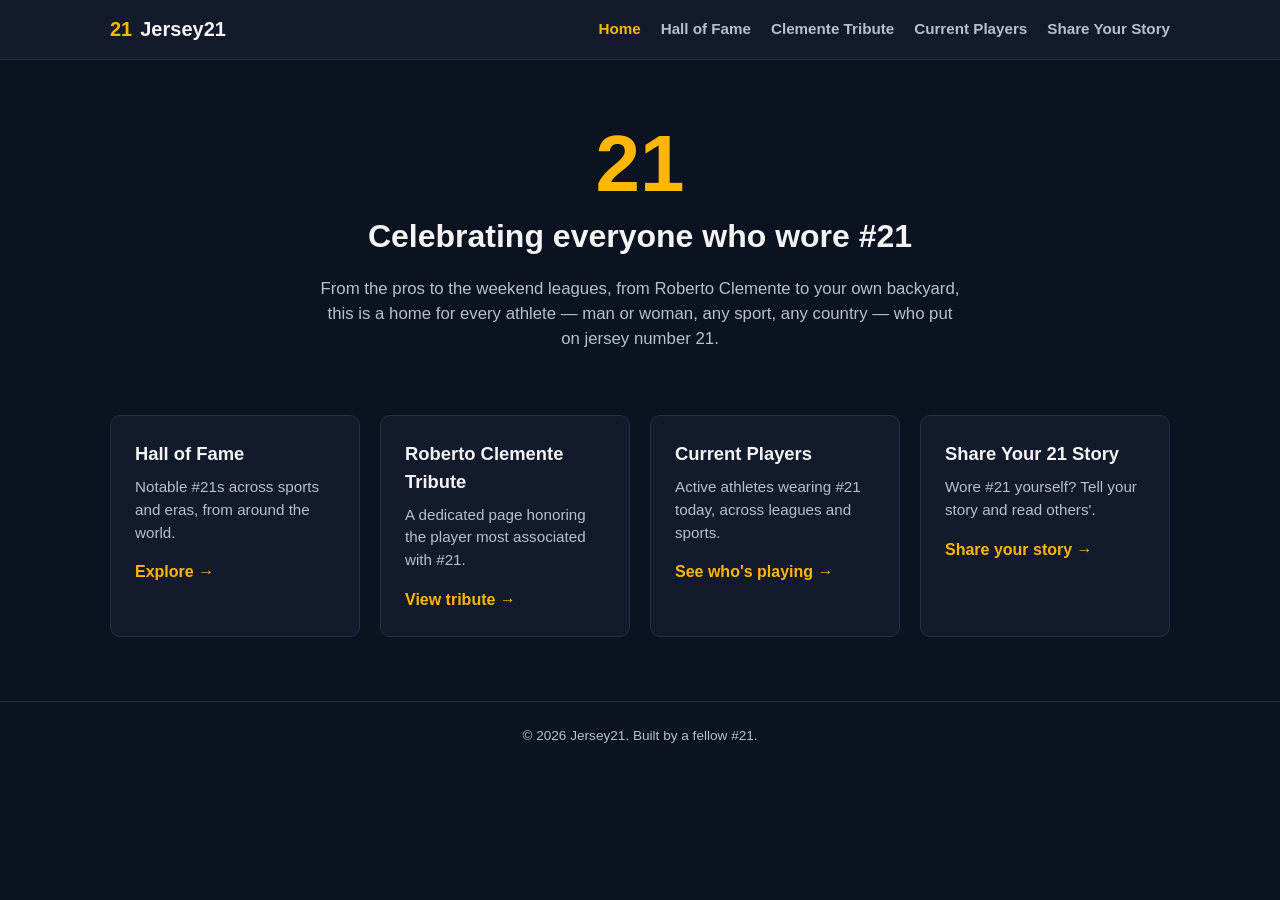
<file: index.html>
<!DOCTYPE html>
<html lang="en">
<head>
  <meta charset="UTF-8">
  <meta name="viewport" content="width=device-width, initial-scale=1.0">
  <title>Jersey21 &mdash; Celebrating #21</title>
  <meta name="description" content="A site celebrating athletes, men and women, pro and amateur, across every sport and country, who wore jersey number 21.">
  <link rel="stylesheet" href="assets/css/style.css">
</head>
<body>
  <header class="site-header">
    <div class="nav-inner">
      <a class="brand" href="index.html"><span class="brand-num">21</span> Jersey21</a>
      <nav class="main-nav" aria-label="Main navigation">
        <ul>
          <li><a href="index.html" class="active">Home</a></li>
          <li><a href="hall-of-fame.html">Hall of Fame</a></li>
          <li><a href="clemente.html">Clemente Tribute</a></li>
          <li><a href="current-players.html">Current Players</a></li>
          <li><a href="share-your-story.html">Share Your Story</a></li>
        </ul>
      </nav>
    </div>
  </header>

  <section class="hero">
    <div class="num">21</div>
    <h1>Celebrating everyone who wore #21</h1>
    <p>
      From the pros to the weekend leagues, from Roberto Clemente to your own
      backyard, this is a home for every athlete &mdash; man or woman,
      any sport, any country &mdash; who put on jersey number 21.
    </p>
  </section>

  <div class="card-grid">
    <div class="card">
      <h2>Hall of Fame</h2>
      <p>Notable #21s across sports and eras, from around the world.</p>
      <a class="card-link" href="hall-of-fame.html">Explore &rarr;</a>
    </div>
    <div class="card">
      <h2>Roberto Clemente Tribute</h2>
      <p>A dedicated page honoring the player most associated with #21.</p>
      <a class="card-link" href="clemente.html">View tribute &rarr;</a>
    </div>
    <div class="card">
      <h2>Current Players</h2>
      <p>Active athletes wearing #21 today, across leagues and sports.</p>
      <a class="card-link" href="current-players.html">See who's playing &rarr;</a>
    </div>
    <div class="card">
      <h2>Share Your 21 Story</h2>
      <p>Wore #21 yourself? Tell your story and read others'.</p>
      <a class="card-link" href="share-your-story.html">Share your story &rarr;</a>
    </div>
  </div>

  <footer class="site-footer">
    &copy; 2026 Jersey21. Built by a fellow #21.
  </footer>
</body>
</html>
</file>
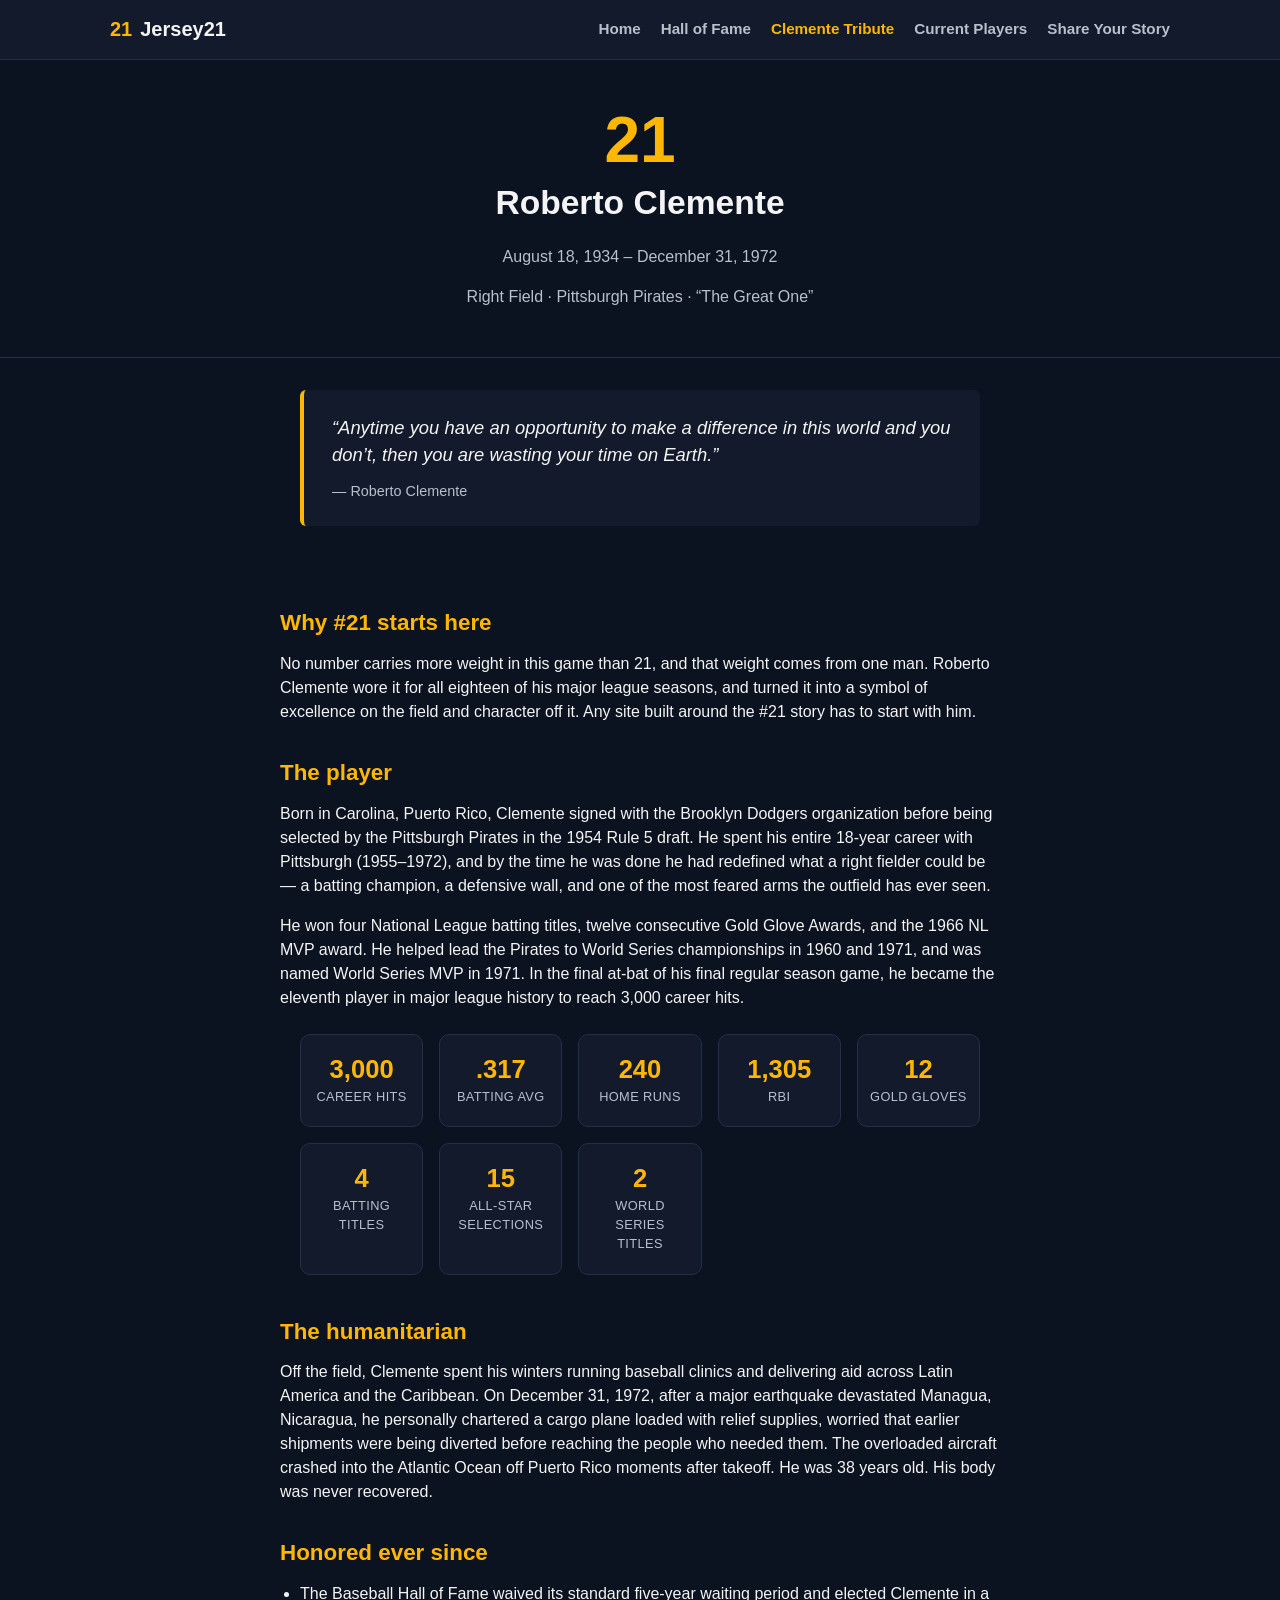
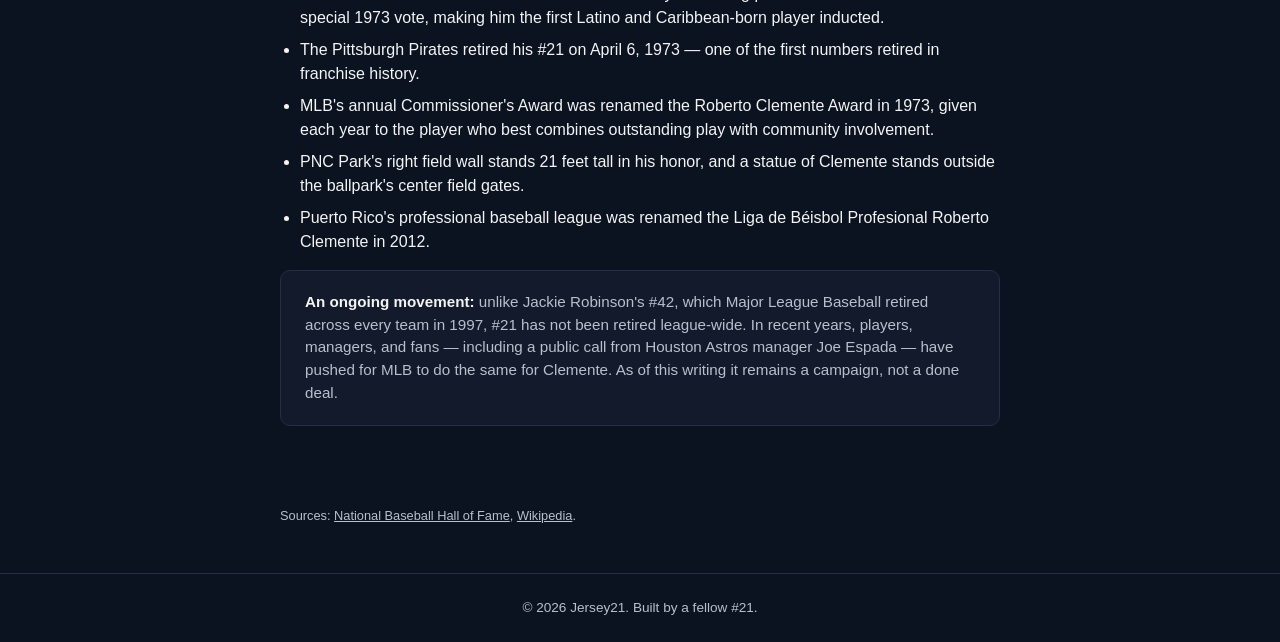
<file: clemente.html>
<!DOCTYPE html>
<html lang="en">
<head>
  <meta charset="UTF-8">
  <meta name="viewport" content="width=device-width, initial-scale=1.0">
  <title>Roberto Clemente Tribute &mdash; Jersey21</title>
  <meta name="description" content="A tribute to Roberto Clemente, the Pittsburgh Pirates legend and humanitarian whose #21 defines this site.">
  <link rel="stylesheet" href="assets/css/style.css">
</head>
<body>
  <header class="site-header">
    <div class="nav-inner">
      <a class="brand" href="index.html"><span class="brand-num">21</span> Jersey21</a>
      <nav class="main-nav" aria-label="Main navigation">
        <ul>
          <li><a href="index.html">Home</a></li>
          <li><a href="hall-of-fame.html">Hall of Fame</a></li>
          <li><a href="clemente.html" class="active">Clemente Tribute</a></li>
          <li><a href="current-players.html">Current Players</a></li>
          <li><a href="share-your-story.html">Share Your Story</a></li>
        </ul>
      </nav>
    </div>
  </header>

  <section class="tribute-hero">
    <div class="tribute-num">21</div>
    <h1>Roberto Clemente</h1>
    <p class="dates">August 18, 1934 &ndash; December 31, 1972</p>
    <p class="role">Right Field &middot; Pittsburgh Pirates &middot; &ldquo;The Great One&rdquo;</p>
  </section>

  <blockquote class="quote-block">
    &ldquo;Anytime you have an opportunity to make a difference in this world
    and you don&rsquo;t, then you are wasting your time on Earth.&rdquo;
    <cite>&mdash; Roberto Clemente</cite>
  </blockquote>

  <section class="tribute-section">
    <h2>Why #21 starts here</h2>
    <p>
      No number carries more weight in this game than 21, and that weight comes
      from one man. Roberto Clemente wore it for all eighteen of his major
      league seasons, and turned it into a symbol of excellence on the field
      and character off it. Any site built around the #21 story has to start
      with him.
    </p>

    <h2>The player</h2>
    <p>
      Born in Carolina, Puerto Rico, Clemente signed with the Brooklyn Dodgers
      organization before being selected by the Pittsburgh Pirates in the 1954
      Rule 5 draft. He spent his entire 18-year career with Pittsburgh
      (1955&ndash;1972), and by the time he was done he had redefined what a
      right fielder could be &mdash; a batting champion, a defensive wall, and
      one of the most feared arms the outfield has ever seen.
    </p>
    <p>
      He won four National League batting titles, twelve consecutive Gold
      Glove Awards, and the 1966 NL MVP award. He helped lead the Pirates to
      World Series championships in 1960 and 1971, and was named World Series
      MVP in 1971. In the final at-bat of his final regular season game, he
      became the eleventh player in major league history to reach 3,000 career
      hits.
    </p>

    <div class="stats-grid">
      <div class="stat"><div class="stat-value">3,000</div><div class="stat-label">Career Hits</div></div>
      <div class="stat"><div class="stat-value">.317</div><div class="stat-label">Batting Avg</div></div>
      <div class="stat"><div class="stat-value">240</div><div class="stat-label">Home Runs</div></div>
      <div class="stat"><div class="stat-value">1,305</div><div class="stat-label">RBI</div></div>
      <div class="stat"><div class="stat-value">12</div><div class="stat-label">Gold Gloves</div></div>
      <div class="stat"><div class="stat-value">4</div><div class="stat-label">Batting Titles</div></div>
      <div class="stat"><div class="stat-value">15</div><div class="stat-label">All-Star Selections</div></div>
      <div class="stat"><div class="stat-value">2</div><div class="stat-label">World Series Titles</div></div>
    </div>

    <h2>The humanitarian</h2>
    <p>
      Off the field, Clemente spent his winters running baseball clinics and
      delivering aid across Latin America and the Caribbean. On December 31,
      1972, after a major earthquake devastated Managua, Nicaragua, he
      personally chartered a cargo plane loaded with relief supplies, worried
      that earlier shipments were being diverted before reaching the people
      who needed them. The overloaded aircraft crashed into the Atlantic Ocean
      off Puerto Rico moments after takeoff. He was 38 years old. His body was
      never recovered.
    </p>

    <h2>Honored ever since</h2>
    <ul class="honors-list">
      <li>The Baseball Hall of Fame waived its standard five-year waiting
        period and elected Clemente in a special 1973 vote, making him the
        first Latino and Caribbean-born player inducted.</li>
      <li>The Pittsburgh Pirates retired his #21 on April 6, 1973 &mdash; one
        of the first numbers retired in franchise history.</li>
      <li>MLB's annual Commissioner's Award was renamed the Roberto Clemente
        Award in 1973, given each year to the player who best combines
        outstanding play with community involvement.</li>
      <li>PNC Park's right field wall stands 21 feet tall in his honor, and a
        statue of Clemente stands outside the ballpark's center field gates.</li>
      <li>Puerto Rico's professional baseball league was renamed the Liga de
        Béisbol Profesional Roberto Clemente in 2012.</li>
    </ul>

    <div class="callout">
      <strong>An ongoing movement:</strong> unlike Jackie Robinson's #42, which
      Major League Baseball retired across every team in 1997, #21 has not
      been retired league-wide. In recent years, players, managers, and fans
      &mdash; including a public call from Houston Astros manager Joe Espada
      &mdash; have pushed for MLB to do the same for Clemente. As of this
      writing it remains a campaign, not a done deal.
    </div>
  </section>

  <p class="sources-note">
    Sources: <a href="https://baseballhall.org/hall-of-famers/clemente-roberto" target="_blank" rel="noopener">National Baseball Hall of Fame</a>,
    <a href="https://en.wikipedia.org/wiki/Roberto_Clemente" target="_blank" rel="noopener">Wikipedia</a>.
  </p>

  <footer class="site-footer">
    &copy; 2026 Jersey21. Built by a fellow #21.
  </footer>
</body>
</html>
</file>
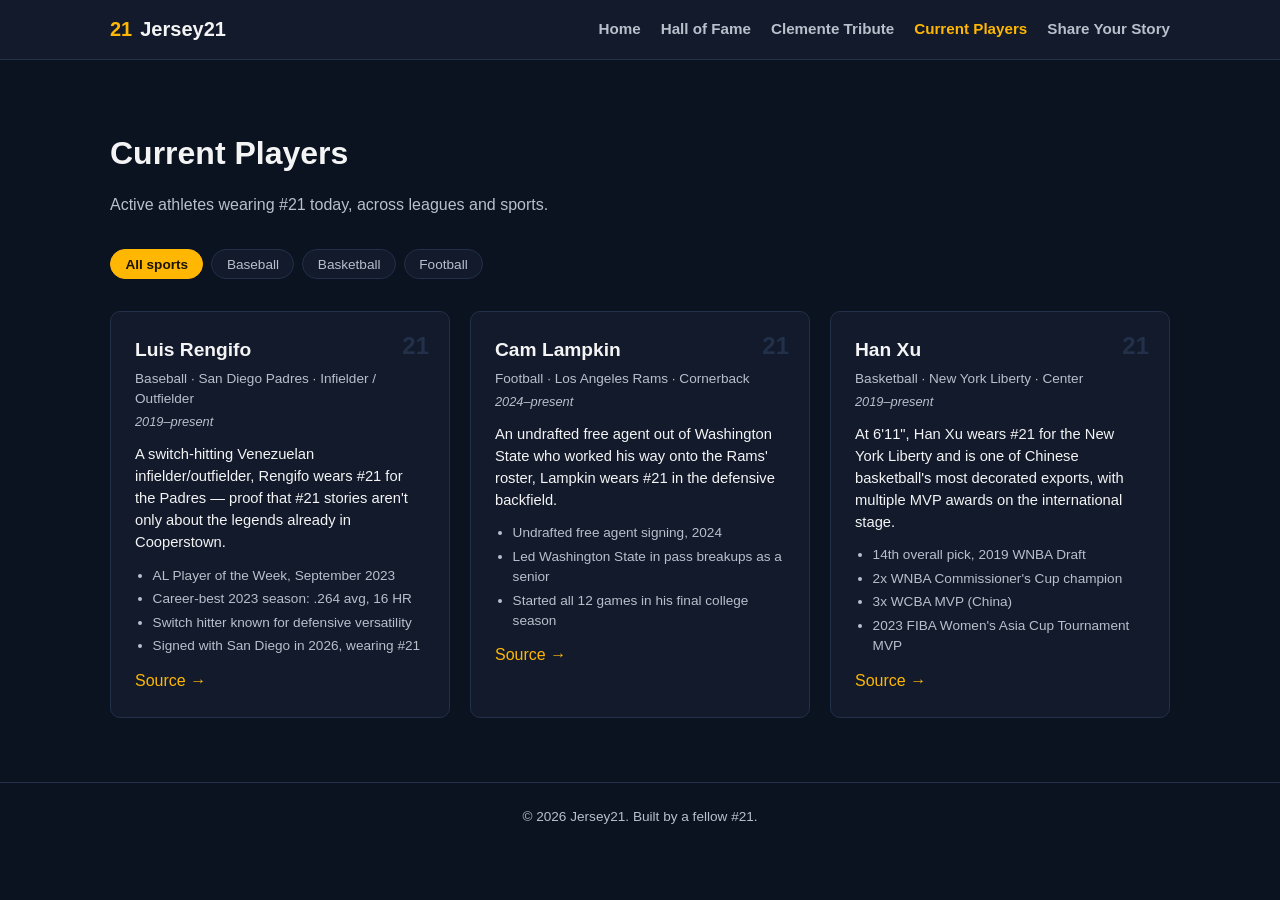
<file: current-players.html>
<!DOCTYPE html>
<html lang="en">
<head>
  <meta charset="UTF-8">
  <meta name="viewport" content="width=device-width, initial-scale=1.0">
  <title>Current Players &mdash; Jersey21</title>
  <meta name="description" content="Active athletes wearing #21 today, across leagues and sports.">
  <link rel="stylesheet" href="assets/css/style.css">
</head>
<body>
  <header class="site-header">
    <div class="nav-inner">
      <a class="brand" href="index.html"><span class="brand-num">21</span> Jersey21</a>
      <nav class="main-nav" aria-label="Main navigation">
        <ul>
          <li><a href="index.html">Home</a></li>
          <li><a href="hall-of-fame.html">Hall of Fame</a></li>
          <li><a href="clemente.html">Clemente Tribute</a></li>
          <li><a href="current-players.html" class="active">Current Players</a></li>
          <li><a href="share-your-story.html">Share Your Story</a></li>
        </ul>
      </nav>
    </div>
  </header>

  <main class="page">
    <h1>Current Players</h1>
    <p class="subtitle">Active athletes wearing #21 today, across leagues and sports.</p>

    <div id="sport-filter" class="filter-bar"></div>
    <p id="athlete-status" class="athlete-status"></p>
    <div id="athlete-grid" class="athlete-grid" data-category="current"></div>
  </main>

  <footer class="site-footer">
    &copy; 2026 Jersey21. Built by a fellow #21.
  </footer>

  <script src="assets/js/athletes.js"></script>
</body>
</html>
</file>
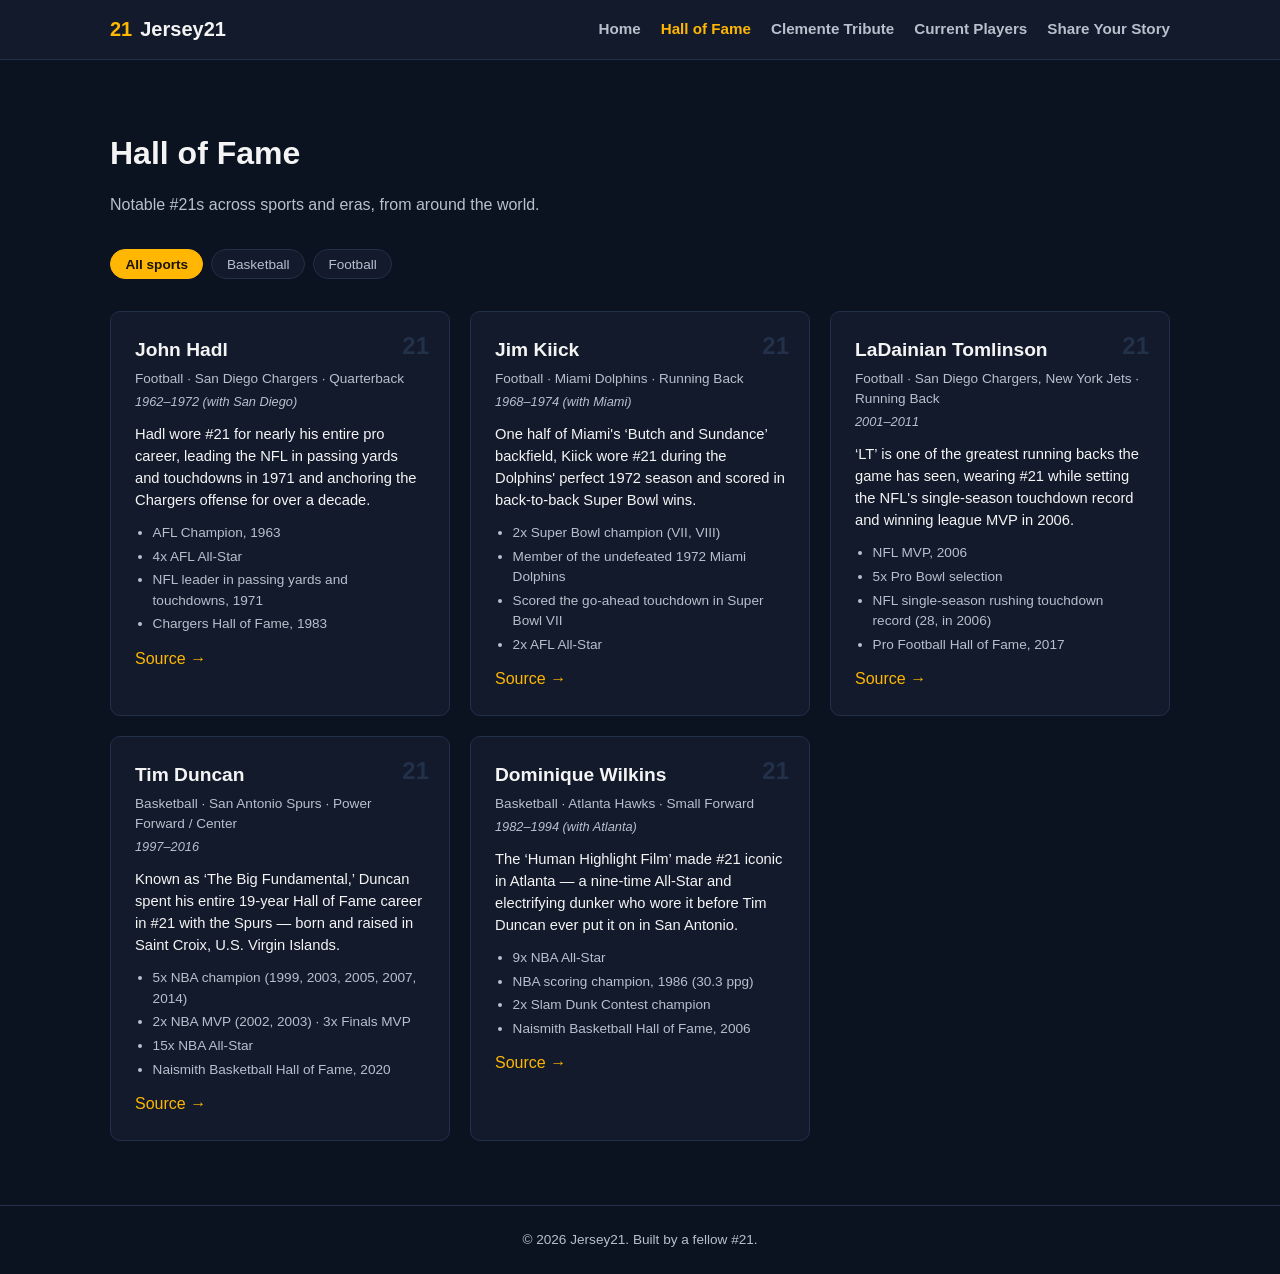
<file: hall-of-fame.html>
<!DOCTYPE html>
<html lang="en">
<head>
  <meta charset="UTF-8">
  <meta name="viewport" content="width=device-width, initial-scale=1.0">
  <title>Hall of Fame &mdash; Jersey21</title>
  <meta name="description" content="Notable athletes who wore jersey number 21, across sports and eras, from around the world.">
  <link rel="stylesheet" href="assets/css/style.css">
</head>
<body>
  <header class="site-header">
    <div class="nav-inner">
      <a class="brand" href="index.html"><span class="brand-num">21</span> Jersey21</a>
      <nav class="main-nav" aria-label="Main navigation">
        <ul>
          <li><a href="index.html">Home</a></li>
          <li><a href="hall-of-fame.html" class="active">Hall of Fame</a></li>
          <li><a href="clemente.html">Clemente Tribute</a></li>
          <li><a href="current-players.html">Current Players</a></li>
          <li><a href="share-your-story.html">Share Your Story</a></li>
        </ul>
      </nav>
    </div>
  </header>

  <main class="page">
    <h1>Hall of Fame</h1>
    <p class="subtitle">Notable #21s across sports and eras, from around the world.</p>

    <div id="sport-filter" class="filter-bar"></div>
    <p id="athlete-status" class="athlete-status"></p>
    <div id="athlete-grid" class="athlete-grid" data-category="hall-of-fame"></div>
  </main>

  <footer class="site-footer">
    &copy; 2026 Jersey21. Built by a fellow #21.
  </footer>

  <script src="assets/js/athletes.js"></script>
</body>
</html>
</file>
<file: assets/css/style.css>
/* ===== Jersey21 shared styles ===== */
:root {
  --bg: #0b1220;
  --bg-alt: #121a2b;
  --text: #f4f4f4;
  --text-muted: #b8c0cc;
  --accent: #ffb703;
  --accent-dark: #cc9102;
  --border: #223049;
  --max-width: 1100px;
}

* { box-sizing: border-box; }

html, body {
  margin: 0;
  padding: 0;
}

body {
  font-family: -apple-system, BlinkMacSystemFont, "Segoe UI", Roboto, sans-serif;
  background: var(--bg);
  color: var(--text);
  line-height: 1.5;
}

a { color: var(--accent); text-decoration: none; }
a:hover { text-decoration: underline; }

.container {
  max-width: var(--max-width);
  margin: 0 auto;
  padding: 0 1.25rem;
}

/* ---- Header / Nav ---- */
header.site-header {
  border-bottom: 1px solid var(--border);
  background: var(--bg-alt);
  position: sticky;
  top: 0;
  z-index: 10;
}

.nav-inner {
  display: flex;
  align-items: center;
  justify-content: space-between;
  padding: 0.9rem 1.25rem;
  max-width: var(--max-width);
  margin: 0 auto;
}

.brand {
  display: flex;
  align-items: center;
  gap: 0.5rem;
  font-weight: 800;
  font-size: 1.25rem;
  color: var(--text);
}

.brand .brand-num {
  color: var(--accent);
}

nav.main-nav ul {
  list-style: none;
  display: flex;
  gap: 1.25rem;
  margin: 0;
  padding: 0;
  flex-wrap: wrap;
}

nav.main-nav a {
  color: var(--text-muted);
  font-weight: 600;
  font-size: 0.95rem;
}

nav.main-nav a:hover,
nav.main-nav a.active {
  color: var(--accent);
  text-decoration: none;
}

/* ---- Hero ---- */
.hero {
  text-align: center;
  padding: 4rem 1.25rem 3rem;
}

.hero .num {
  font-size: 5rem;
  font-weight: 800;
  line-height: 1;
  color: var(--accent);
}

.hero h1 {
  margin: 0.5rem 0 1rem;
  font-size: 2rem;
}

.hero p {
  max-width: 640px;
  margin: 0 auto;
  color: var(--text-muted);
  font-size: 1.05rem;
}

/* ---- Feature cards ---- */
.card-grid {
  display: grid;
  grid-template-columns: repeat(auto-fit, minmax(220px, 1fr));
  gap: 1.25rem;
  padding: 1rem 1.25rem 4rem;
  max-width: var(--max-width);
  margin: 0 auto;
}

.card {
  background: var(--bg-alt);
  border: 1px solid var(--border);
  border-radius: 10px;
  padding: 1.5rem;
  transition: border-color 0.15s ease, transform 0.15s ease;
}

.card:hover {
  border-color: var(--accent);
  transform: translateY(-2px);
}

.card h2 {
  margin: 0 0 0.5rem;
  font-size: 1.15rem;
  color: var(--text);
}

.card p {
  margin: 0 0 1rem;
  color: var(--text-muted);
  font-size: 0.95rem;
}

.card a.card-link {
  font-weight: 700;
}

/* ---- Generic page content ---- */
main.page {
  padding: 3rem 1.25rem 4rem;
  max-width: var(--max-width);
  margin: 0 auto;
}

main.page h1 {
  font-size: 2rem;
  margin-bottom: 0.5rem;
}

main.page .subtitle {
  color: var(--text-muted);
  margin-bottom: 2rem;
}

.coming-soon {
  background: var(--bg-alt);
  border: 1px dashed var(--border);
  border-radius: 10px;
  padding: 2rem;
  text-align: center;
  color: var(--text-muted);
}

/* ---- Footer ---- */
footer.site-footer {
  border-top: 1px solid var(--border);
  padding: 1.5rem 1.25rem;
  text-align: center;
  color: var(--text-muted);
  font-size: 0.85rem;
}

@media (max-width: 600px) {
  .nav-inner { flex-direction: column; gap: 0.75rem; align-items: flex-start; }
  .hero .num { font-size: 3.5rem; }
  .hero h1 { font-size: 1.5rem; }
}

/* ---- Clemente tribute page ---- */
.tribute-hero {
  text-align: center;
  padding: 3rem 1.25rem 2rem;
  border-bottom: 1px solid var(--border);
}

.tribute-hero .tribute-num {
  font-size: 4rem;
  font-weight: 800;
  color: var(--accent);
  line-height: 1;
}

.tribute-hero h1 {
  margin: 0.4rem 0 0.25rem;
  font-size: 2.1rem;
}

.tribute-hero .dates {
  color: var(--text-muted);
  font-size: 1rem;
  margin-bottom: 0.25rem;
}

.tribute-hero .role {
  color: var(--text-muted);
  font-size: 1rem;
}

.quote-block {
  max-width: 680px;
  margin: 2rem auto;
  padding: 1.5rem 1.75rem;
  border-left: 4px solid var(--accent);
  background: var(--bg-alt);
  border-radius: 6px;
  font-size: 1.15rem;
  font-style: italic;
  color: var(--text);
}

.quote-block cite {
  display: block;
  margin-top: 0.75rem;
  font-style: normal;
  font-size: 0.9rem;
  color: var(--text-muted);
}

.tribute-section {
  max-width: 760px;
  margin: 0 auto;
  padding: 1rem 1.25rem 2.5rem;
}

.tribute-section h2 {
  font-size: 1.4rem;
  margin: 2rem 0 0.75rem;
  color: var(--accent);
}

.tribute-section p {
  color: var(--text);
  margin: 0 0 1rem;
}

.stats-grid {
  display: grid;
  grid-template-columns: repeat(auto-fit, minmax(120px, 1fr));
  gap: 1rem;
  max-width: 900px;
  margin: 1.5rem auto 2.5rem;
  padding: 0 1.25rem;
}

.stat {
  background: var(--bg-alt);
  border: 1px solid var(--border);
  border-radius: 10px;
  padding: 1.25rem 0.75rem;
  text-align: center;
}

.stat .stat-value {
  font-size: 1.6rem;
  font-weight: 800;
  color: var(--accent);
  line-height: 1.1;
}

.stat .stat-label {
  font-size: 0.8rem;
  color: var(--text-muted);
  margin-top: 0.25rem;
  text-transform: uppercase;
  letter-spacing: 0.03em;
}

.honors-list {
  margin: 0 0 1rem;
  padding-left: 1.25rem;
  color: var(--text);
}

.honors-list li {
  margin-bottom: 0.5rem;
}

.callout {
  max-width: 760px;
  margin: 0 auto 2.5rem;
  padding: 1.25rem 1.5rem;
  background: var(--bg-alt);
  border: 1px solid var(--border);
  border-radius: 10px;
  color: var(--text-muted);
  font-size: 0.95rem;
}

.callout strong { color: var(--text); }

.sources-note {
  max-width: 760px;
  margin: 0 auto 3rem;
  padding: 0 1.25rem;
  font-size: 0.8rem;
  color: var(--text-muted);
}

.sources-note a { color: var(--text-muted); text-decoration: underline; }

/* ---- Athlete listing pages (Hall of Fame / Current Players) ---- */
.filter-bar {
  display: flex;
  flex-wrap: wrap;
  gap: 0.5rem;
  margin-bottom: 2rem;
}

.filter-btn {
  background: var(--bg-alt);
  border: 1px solid var(--border);
  color: var(--text-muted);
  padding: 0.4rem 0.9rem;
  border-radius: 999px;
  font-size: 0.85rem;
  cursor: pointer;
}

.filter-btn:hover {
  border-color: var(--accent);
  color: var(--text);
}

.filter-btn.active {
  background: var(--accent);
  border-color: var(--accent);
  color: #1a1300;
  font-weight: 700;
}

.athlete-status {
  color: var(--text-muted);
  margin-bottom: 1.5rem;
}

.athlete-grid {
  display: grid;
  grid-template-columns: repeat(auto-fill, minmax(260px, 1fr));
  gap: 1.25rem;
}

.athlete-card {
  position: relative;
  background: var(--bg-alt);
  border: 1px solid var(--border);
  border-radius: 10px;
  padding: 1.5rem;
}

.athlete-card-num {
  position: absolute;
  top: 1rem;
  right: 1.25rem;
  font-size: 1.5rem;
  font-weight: 800;
  color: var(--border);
}

.athlete-card h3 {
  margin: 0 0 0.25rem;
  font-size: 1.2rem;
  padding-right: 2rem;
}

.athlete-meta {
  margin: 0 0 0.15rem;
  color: var(--text-muted);
  font-size: 0.85rem;
}

.athlete-years {
  margin: 0 0 0.75rem;
  color: var(--text-muted);
  font-size: 0.8rem;
  font-style: italic;
}

.athlete-blurb {
  margin: 0 0 0.75rem;
  font-size: 0.92rem;
}

.athlete-achievements {
  margin: 0 0 0.75rem;
  padding-left: 1.1rem;
  font-size: 0.85rem;
  color: var(--text-muted);
}

.athlete-achievements li {
  margin-bottom: 0.2rem;
}

/* ---- Share Your 21 Story page ---- */
.story-layout {
  display: grid;
  grid-template-columns: minmax(280px, 380px) 1fr;
  gap: 2rem;
  align-items: start;
}

@media (max-width: 800px) {
  .story-layout { grid-template-columns: 1fr; }
}

.story-form-box {
  background: var(--bg-alt);
  border: 1px solid var(--border);
  border-radius: 10px;
  padding: 1.5rem;
}

.story-form-box h2 {
  margin-top: 0;
  font-size: 1.2rem;
  color: var(--accent);
}

.field {
  margin-bottom: 1rem;
}

.field label {
  display: block;
  font-size: 0.85rem;
  color: var(--text-muted);
  margin-bottom: 0.3rem;
}

.field input,
.field textarea {
  width: 100%;
  background: var(--bg);
  border: 1px solid var(--border);
  border-radius: 6px;
  color: var(--text);
  padding: 0.6rem 0.7rem;
  font-family: inherit;
  font-size: 0.95rem;
}

.field textarea {
  min-height: 120px;
  resize: vertical;
}

.field input:focus,
.field textarea:focus {
  outline: none;
  border-color: var(--accent);
}

.honeypot-field {
  position: absolute;
  left: -9999px;
  width: 1px;
  height: 1px;
  overflow: hidden;
}

.btn-submit {
  background: var(--accent);
  color: #1a1300;
  border: none;
  border-radius: 6px;
  padding: 0.7rem 1.5rem;
  font-weight: 700;
  font-size: 0.95rem;
  cursor: pointer;
}

.btn-submit:hover { background: var(--accent-dark); }
.btn-submit:disabled { opacity: 0.6; cursor: not-allowed; }

.form-status {
  margin-top: 0.75rem;
  font-size: 0.85rem;
  color: var(--text-muted);
  min-height: 1.2em;
}

.story-wall {
  display: grid;
  gap: 1rem;
}

.story-card {
  background: var(--bg-alt);
  border: 1px solid var(--border);
  border-radius: 10px;
  padding: 1.25rem 1.5rem;
}

.story-text {
  margin: 0 0 0.6rem;
  font-size: 1rem;
  white-space: pre-wrap;
}

.story-byline {
  margin: 0;
  font-size: 0.8rem;
  color: var(--text-muted);
}

.not-configured-notice {
  display: none;
  max-width: 500px;
  background: var(--bg-alt);
  border: 1px dashed var(--border);
  border-radius: 10px;
  padding: 1.5rem;
  color: var(--text-muted);
  font-size: 0.9rem;
}
</file>
